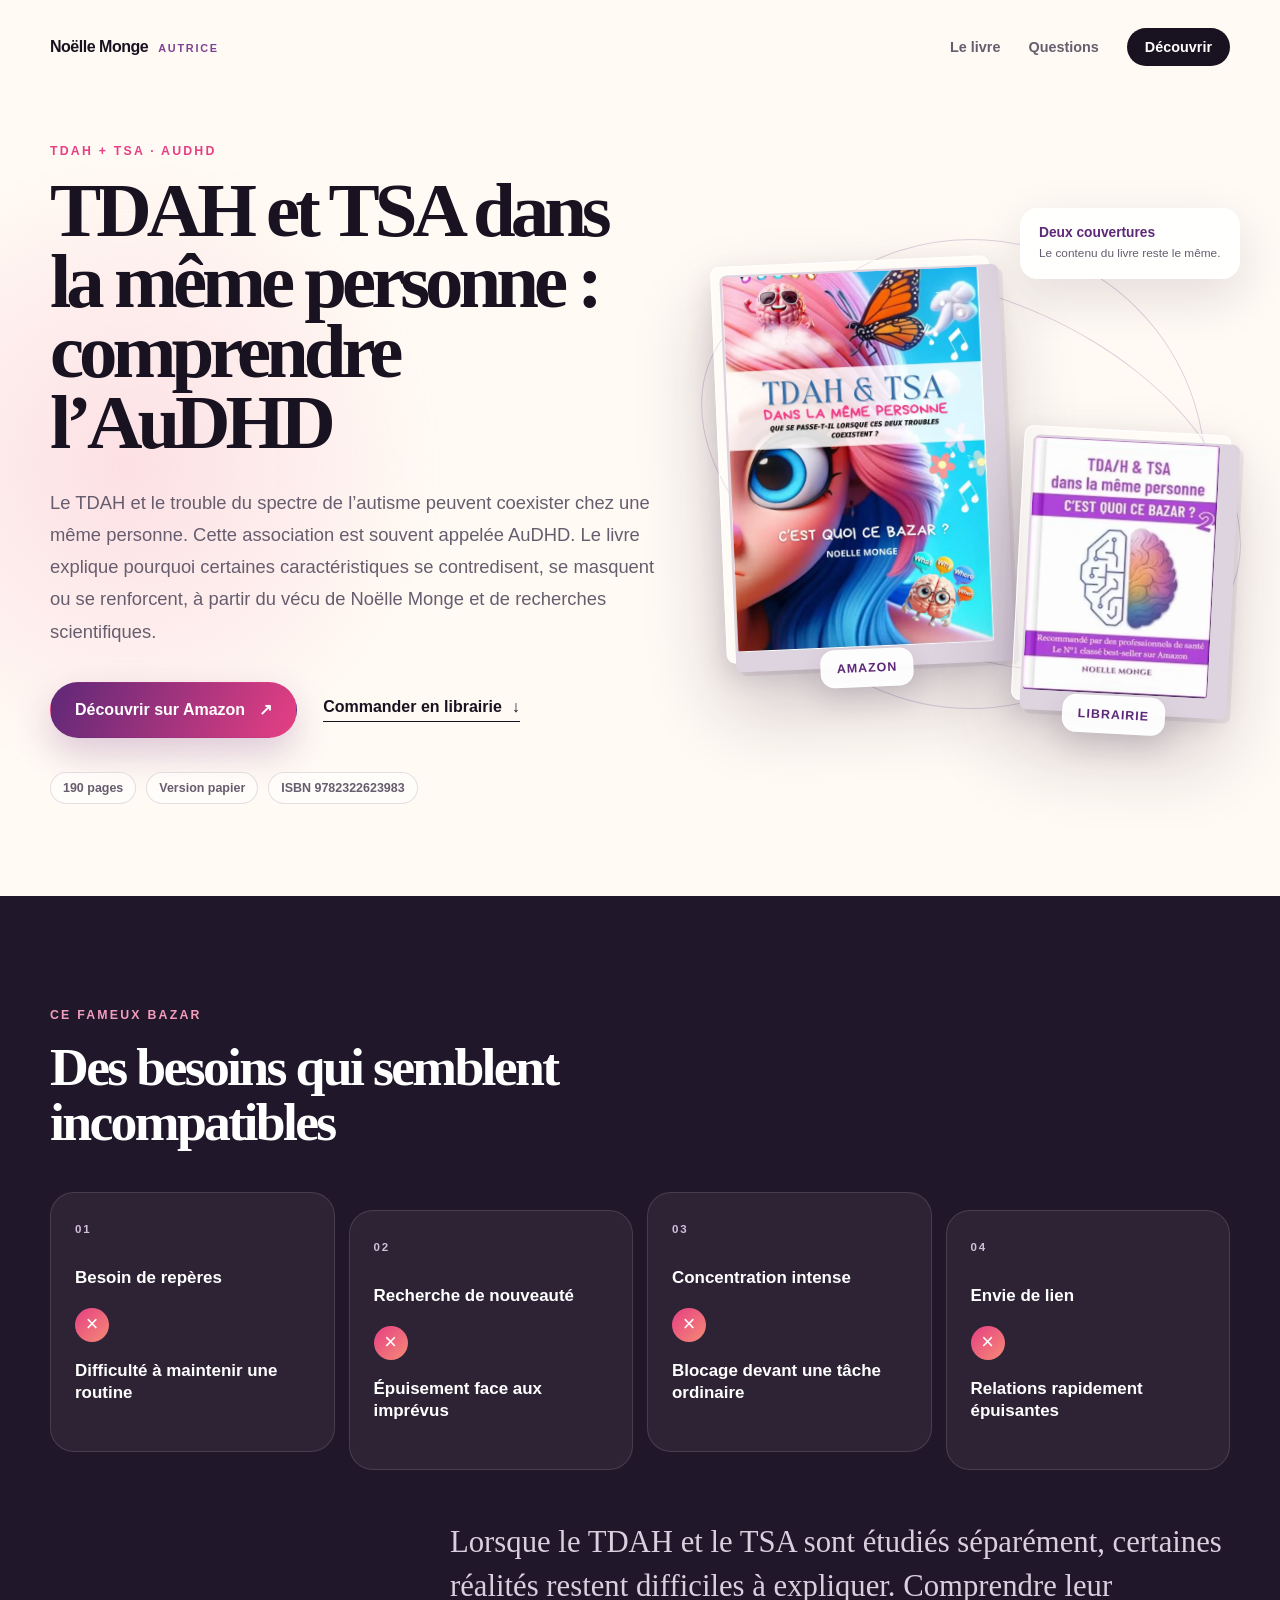
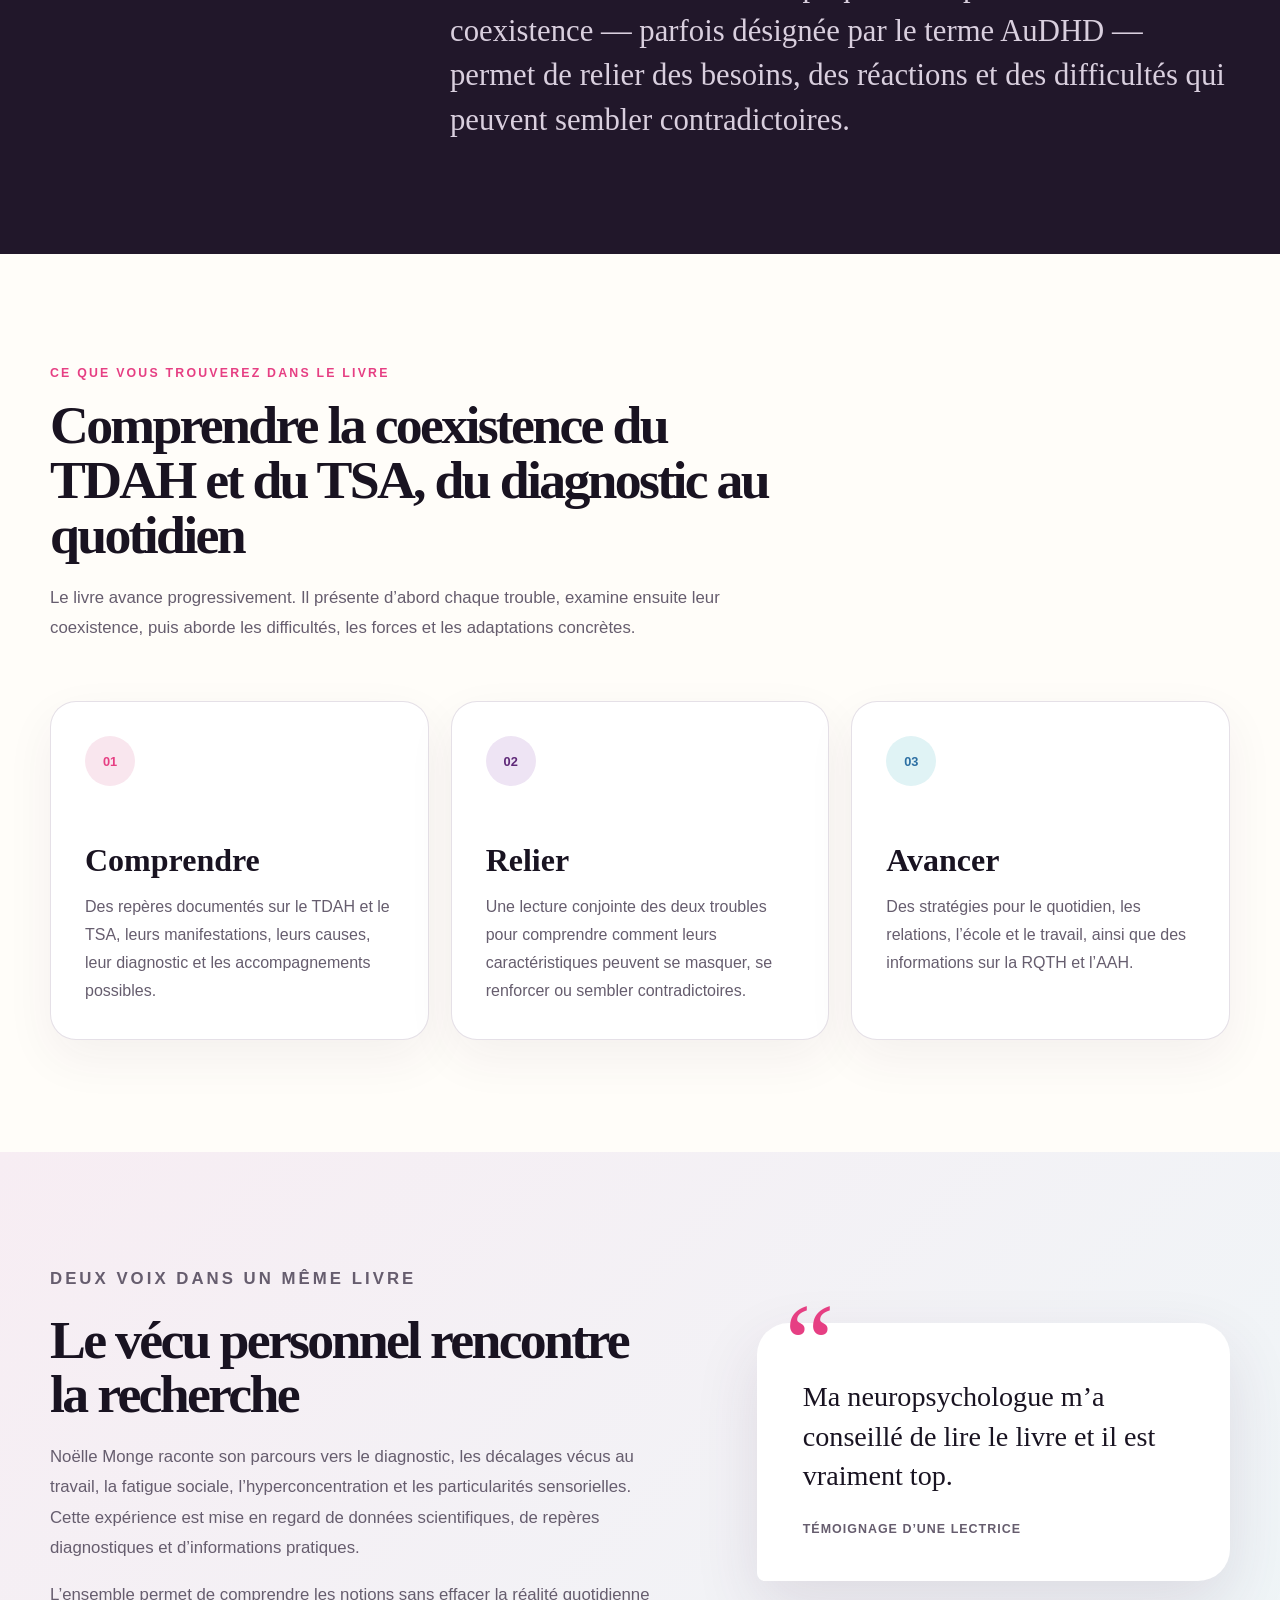
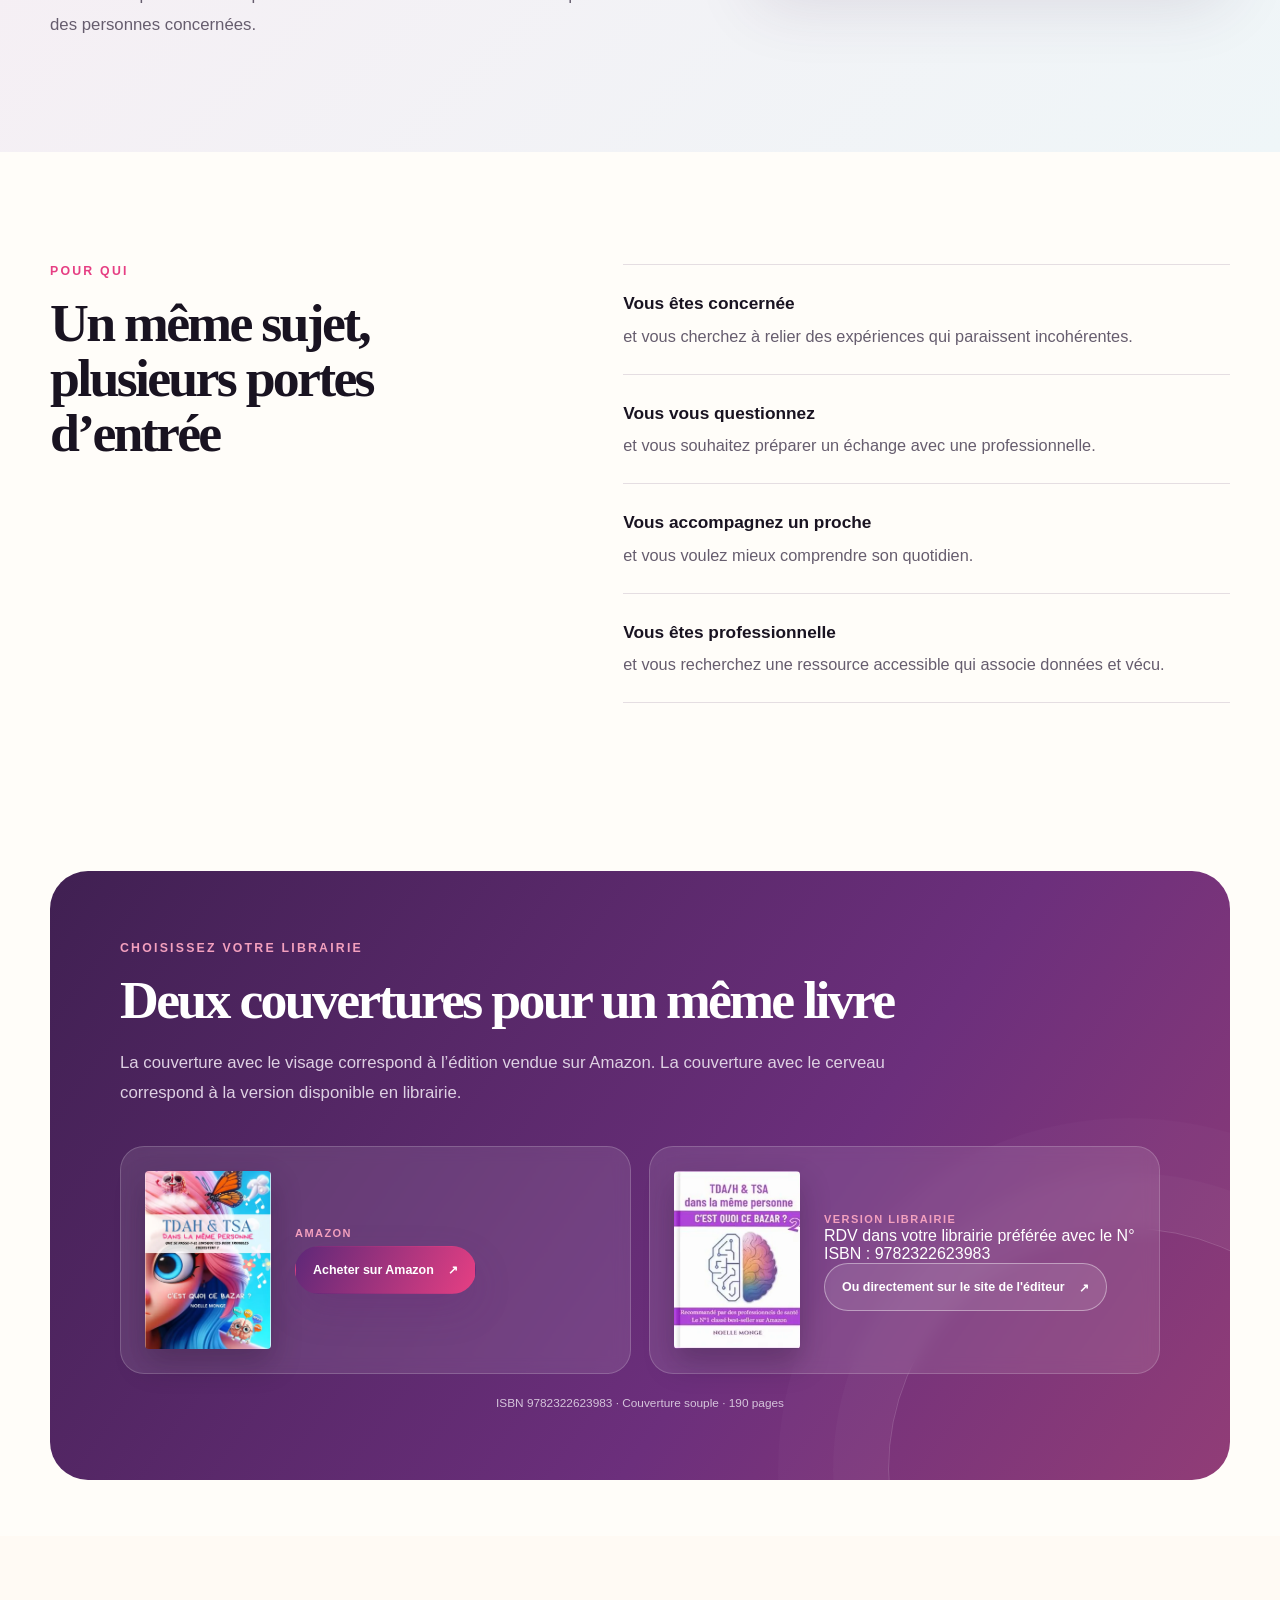
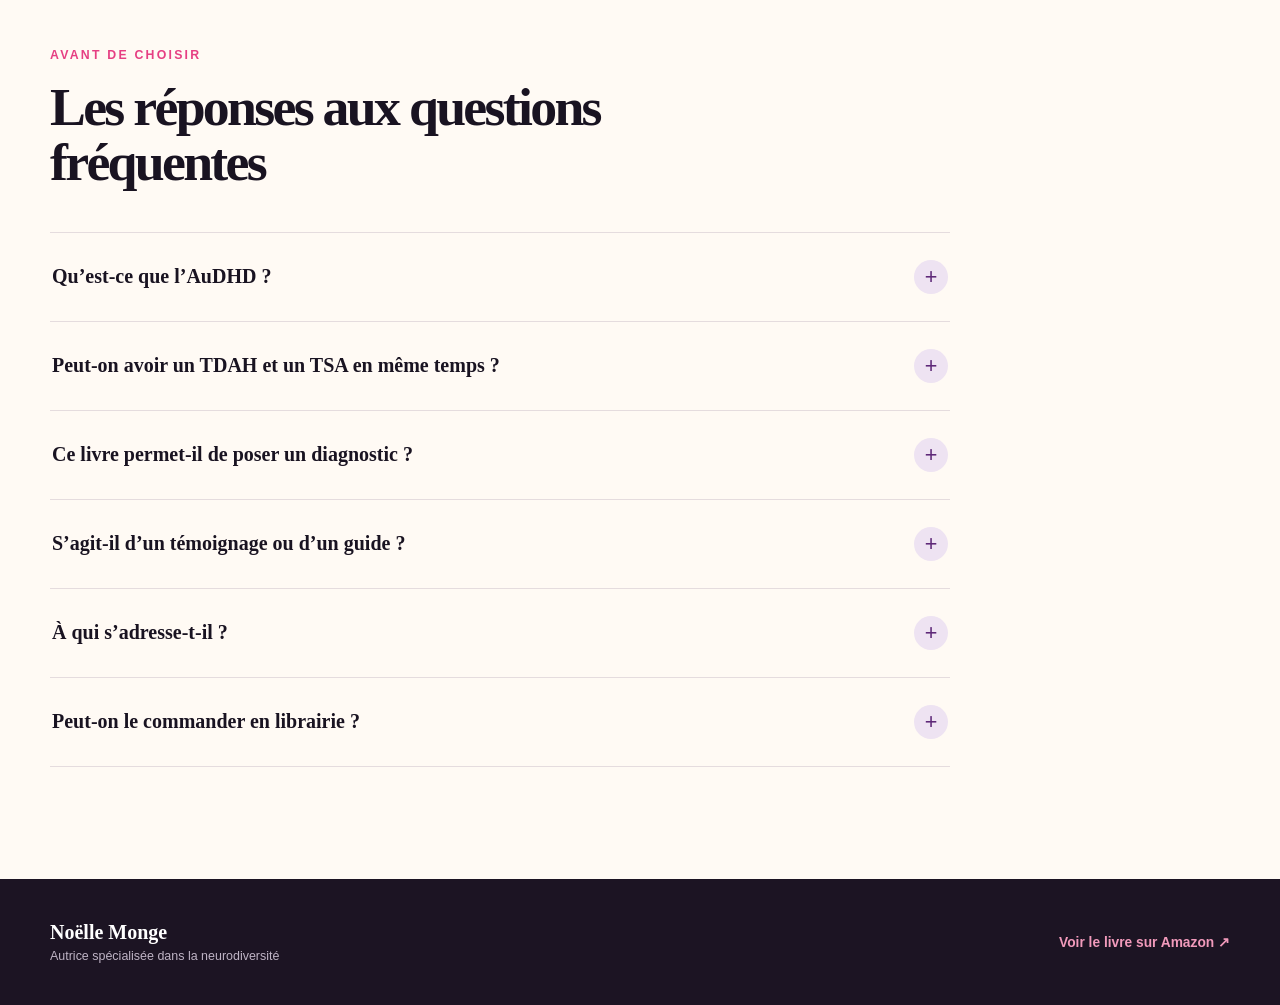
<file: index.html>
<!doctype html>
<html lang="fr">
  <head>
     <meta charset="utf-8">
    <meta name="viewport" content="width=device-width, initial-scale=1">
    <title>TDAH et TSA dans la même personne : comprendre l’AuDHD | Noëlle Monge</title>
    <meta name="description" content="TDAH et TSA dans la même personne : comprendre l’AuDHD, les signes qui se masquent ou se renforcent, le diagnostic et les stratégies du quotidien.">
    <meta name="robots" content="index,follow,max-image-preview:large,max-snippet:-1,max-video-preview:-1">
    <meta name="author" content="Noëlle Monge">
    <link rel="canonical" href="https://noelle-monge.fr/audhd-tdah-et-tsa-dans-la-meme-personne/">
    <link rel="alternate" hreflang="fr" href="https://noelle-monge.fr/audhd-tdah-et-tsa-dans-la-meme-personne/">
    <link rel="preload" as="image" href="assets/tdah-tsa-amazon.webp" type="image/webp" fetchpriority="high">
    <link rel="icon" href="favicon.ico" sizes="any">
    <link rel="icon" type="image/png" sizes="512x512" href="favicon-512.png">
    <link rel="apple-touch-icon" sizes="180x180" href="apple-touch-icon.png">
    <meta property="og:title" content="TDAH et TSA dans la même personne : comprendre l’AuDHD">
    <meta property="og:description" content="Comprendre la coexistence du TDAH et du TSA, souvent appelée AuDHD : diagnostic, quotidien, besoins contradictoires et stratégies d’adaptation.">
    <meta property="og:type" content="book">
    <meta property="og:locale" content="fr_FR">
    <meta property="og:site_name" content="Noëlle Monge">
    <meta property="og:url" content="https://noelle-monge.fr/audhd-tdah-et-tsa-dans-la-meme-personne/">
    <meta property="og:image" content="https://noelle-monge.fr/audhd-tdah-et-tsa-dans-la-meme-personne/assets/tdah-tsa-amazon.webp">
    <meta property="og:image:type" content="image/webp">
    <meta property="og:image:width" content="544">
    <meta property="og:image:height" content="794">
    <meta property="og:image:alt" content="Couverture du livre TDAH et TSA dans la même personne de Noëlle Monge">
    <meta name="twitter:card" content="summary_large_image">
    <meta name="twitter:title" content="TDAH et TSA dans la même personne : comprendre l’AuDHD">
    <meta name="twitter:description" content="Comprendre la coexistence du TDAH et du TSA, le diagnostic et les réalités du quotidien.">
    <meta name="twitter:image" content="https://noelle-monge.fr/audhd-tdah-et-tsa-dans-la-meme-personne/assets/tdah-tsa-amazon.webp">
    <link rel="stylesheet" href="style.css">
    <script type="application/ld+json">
      {
        "@context": "https://schema.org",
        "@graph": [
          {
            "@type": "WebPage",
            "@id": "https://noelle-monge.fr/audhd-tdah-et-tsa-dans-la-meme-personne/#webpage",
            "url": "https://noelle-monge.fr/audhd-tdah-et-tsa-dans-la-meme-personne/",
            "name": "TDAH et TSA dans la même personne : comprendre l’AuDHD",
            "description": "Comprendre la coexistence du TDAH et du TSA, souvent appelée AuDHD, à travers le diagnostic, le quotidien, les besoins contradictoires et les stratégies d’adaptation.",
            "inLanguage": "fr-FR",
            "mainEntity": {
              "@id": "https://noelle-monge.fr/audhd-tdah-et-tsa-dans-la-meme-personne/#book"
            },
            "about": [
              { "@type": "Thing", "name": "TDAH" },
              { "@type": "Thing", "name": "Trouble du spectre de l’autisme" },
              { "@type": "Thing", "name": "AuDHD" }
            ],
            "author": {
              "@id": "https://noelle-monge.fr/#noelle-monge"
            },
            "dateModified": "2026-09-23"
          },
          {
            "@type": "Person",
            "@id": "https://noelle-monge.fr/#noelle-monge",
            "name": "Noëlle Monge",
            "url": "https://noelle-monge.fr/",
            "jobTitle": "Autrice spécialisée dans la neurodiversité"
          },
          {
            "@type": "Book",
            "@id": "https://noelle-monge.fr/audhd-tdah-et-tsa-dans-la-meme-personne/#book",
            "name": "TDA/H et TSA dans la même personne — C’est quoi ce bazar ?",
            "author": {
              "@id": "https://noelle-monge.fr/#noelle-monge"
            },
            "isbn": "9782322623983",
            "numberOfPages": 190,
            "inLanguage": "fr-FR",
            "bookFormat": "https://schema.org/Paperback",
            "publisher": {
              "@type": "Organization",
              "name": "BoD - Books on Demand"
            },
            "description": "Un livre consacré à la coexistence du TDAH et du TSA chez une même personne, aux manifestations parfois contradictoires, au diagnostic et aux stratégies d’adaptation du quotidien.",
            "image": [
              "https://noelle-monge.fr/audhd-tdah-et-tsa-dans-la-meme-personne/assets/tdah-tsa-amazon.webp",
              "https://noelle-monge.fr/audhd-tdah-et-tsa-dans-la-meme-personne/assets/tdah-tsa-librairie.webp"
            ],
            "url": "https://noelle-monge.fr/audhd-tdah-et-tsa-dans-la-meme-personne/",
            "mainEntityOfPage": {
              "@id": "https://noelle-monge.fr/audhd-tdah-et-tsa-dans-la-meme-personne/#webpage"
            }
          },
          {
            "@type": "FAQPage",
            "@id": "https://noelle-monge.fr/audhd-tdah-et-tsa-dans-la-meme-personne/#faq",
            "mainEntity": [
              {
                "@type": "Question",
                "name": "Qu’est-ce que l’AuDHD ?",
                "acceptedAnswer": {
                  "@type": "Answer",
                  "text": "AuDHD est un terme utilisé pour désigner la coexistence de l’autisme et du TDAH chez une même personne. Il ne correspond pas à un troisième diagnostic distinct."
                }
              },
              {
                "@type": "Question",
                "name": "Peut-on avoir un TDAH et un TSA en même temps ?",
                "acceptedAnswer": {
                  "@type": "Answer",
                  "text": "Oui. Le TDAH et le trouble du spectre de l’autisme peuvent coexister chez une même personne. Leur interaction peut rendre certaines manifestations moins évidentes ou apparemment contradictoires."
                }
              },
              {
                "@type": "Question",
                "name": "Ce livre permet-il de poser un diagnostic ?",
                "acceptedAnswer": {
                  "@type": "Answer",
                  "text": "Non. Le diagnostic relève de professionnelles de santé formées. Le livre apporte des connaissances, des repères et des questions à explorer au cours d’un accompagnement."
                }
              },
              {
                "@type": "Question",
                "name": "S’agit-il d’un témoignage ou d’un guide ?",
                "acceptedAnswer": {
                  "@type": "Answer",
                  "text": "Les deux approches se répondent. Noëlle Monge raconte son parcours et son quotidien tout en s’appuyant sur des recherches scientifiques et des informations pratiques."
                }
              },
              {
                "@type": "Question",
                "name": "À qui s’adresse-t-il ?",
                "acceptedAnswer": {
                  "@type": "Answer",
                  "text": "Aux personnes directement concernées, à celles qui se questionnent, à leurs proches et aux professionnelles qui souhaitent mieux comprendre la coexistence du TDAH et du TSA."
                }
              },
              {
                "@type": "Question",
                "name": "Peut-on le commander en librairie ?",
                "acceptedAnswer": {
                  "@type": "Answer",
                  "text": "Oui. La version papier peut être commandée avec l’ISBN 9782322623983. Elle est également disponible sur Amazon."
                }
              }
            ]
          }
        ]
      }
    </script>
  </head>
  <body>
    <main>
      <header class="site-header">
        <a class="wordmark" href="#haut" aria-label="Retour en haut de la page">
          <span>Noëlle Monge</span>
          <small>Autrice</small>
        </a>
        <nav aria-label="Navigation principale">
          <a href="#contenu">Le livre</a>
          <a href="#questions">Questions</a>
          <a class="nav-cta" href="https://www.amazon.fr/dp/B0DBQYP2VZ" target="_blank" rel="noopener noreferrer">Découvrir</a>
        </nav>
      </header>

      <section class="hero" id="haut">
        <div class="hero-copy">
          <p class="eyebrow">TDAH + TSA · AuDHD</p>
          <h1>TDAH et TSA dans la même personne : comprendre l’AuDHD</h1>
          <p class="hero-intro">Le TDAH et le trouble du spectre de l’autisme peuvent coexister chez une même personne. Cette association est souvent appelée AuDHD. Le livre explique pourquoi certaines caractéristiques se contredisent, se masquent ou se renforcent, à partir du vécu de Noëlle Monge et de recherches scientifiques.</p>
          <div class="hero-actions">
            <a class="button button-primary" href="https://www.amazon.fr/dp/B0DBQYP2VZ" target="_blank" rel="noopener noreferrer">Découvrir sur Amazon <span aria-hidden="true">↗</span></a>
            <a class="text-link" href="#librairie">Commander en librairie <span aria-hidden="true">↓</span></a>
          </div>
          <div class="book-facts" aria-label="Informations sur le livre">
            <span>190 pages</span>
            <span>Version papier</span>
            <span>ISBN 9782322623983</span>
          </div>
        </div>

        <div class="hero-visual" aria-label="Les deux couvertures du livre">
          <div class="orbit orbit-one"></div>
          <div class="orbit orbit-two"></div>
          <div class="covers-showcase">
            <figure class="edition-cover edition-amazon">
              <div class="cover-wrap">
                <img src="assets/tdah-tsa-amazon.webp" 
                     alt="Couverture Amazon du livre TDAH et TSA dans la même personne de Noëlle Monge" 
                     width="544" height="794" fetchpriority="high" decoding="async">
              </div>
              <figcaption><strong>Amazon</strong></figcaption>
            </figure>
            <figure class="edition-cover edition-bookstore">
              <div class="cover-wrap">
                <img src="assets/tdah-tsa-librairie.webp" 
                     alt="Couverture librairie du livre TDAH et TSA dans la même personne de Noëlle Monge" 
                     width="412" height="563" decoding="async">
              </div>
              <figcaption><strong>Librairie</strong></figcaption>
            </figure>
          </div>
          <div class="proof-card"><strong>Deux couvertures</strong><span>Le contenu du livre reste le même.</span></div>
        </div>
      </section>

      <section class="recognition" aria-labelledby="recognition-title">
        <div class="section-heading compact">
          <p class="eyebrow">Ce fameux bazar</p>
          <h2 id="recognition-title">Des besoins qui semblent incompatibles</h2>
        </div>
        <div class="contradiction-grid">
          <article class="contradiction"><span class="contradiction-index">01</span><p>Besoin de repères</p><div class="versus" aria-hidden="true">×</div><p>Difficulté à maintenir une routine</p></article>
          <article class="contradiction"><span class="contradiction-index">02</span><p>Recherche de nouveauté</p><div class="versus" aria-hidden="true">×</div><p>Épuisement face aux imprévus</p></article>
          <article class="contradiction"><span class="contradiction-index">03</span><p>Concentration intense</p><div class="versus" aria-hidden="true">×</div><p>Blocage devant une tâche ordinaire</p></article>
          <article class="contradiction"><span class="contradiction-index">04</span><p>Envie de lien</p><div class="versus" aria-hidden="true">×</div><p>Relations rapidement épuisantes</p></article>
        </div>
        <p class="recognition-note">Lorsque le TDAH et le TSA sont étudiés séparément, certaines réalités restent difficiles à expliquer. Comprendre leur coexistence — parfois désignée par le terme AuDHD — permet de relier des besoins, des réactions et des difficultés qui peuvent sembler contradictoires.</p>
      </section>

      <section class="book-content" id="contenu">
        <div class="section-heading">
          <p class="eyebrow">Ce que vous trouverez dans le livre</p>
          <h2>Comprendre la coexistence du TDAH et du TSA, du diagnostic au quotidien</h2>
          <p>Le livre avance progressivement. Il présente d’abord chaque trouble, examine ensuite leur coexistence, puis aborde les difficultés, les forces et les adaptations concrètes.</p>
        </div>
        <div class="chapter-grid">
          <article class="chapter"><span>01</span><h3>Comprendre</h3><p>Des repères documentés sur le TDAH et le TSA, leurs manifestations, leurs causes, leur diagnostic et les accompagnements possibles.</p></article>
          <article class="chapter"><span>02</span><h3>Relier</h3><p>Une lecture conjointe des deux troubles pour comprendre comment leurs caractéristiques peuvent se masquer, se renforcer ou sembler contradictoires.</p></article>
          <article class="chapter"><span>03</span><h3>Avancer</h3><p>Des stratégies pour le quotidien, les relations, l’école et le travail, ainsi que des informations sur la RQTH et l’AAH.</p></article>
        </div>
      </section>

      <section class="two-voices">
        <div class="voices-copy">
          <p class="eyebrow">Deux voix dans un même livre</p>
          <h2>Le vécu personnel rencontre la recherche</h2>
          <p>Noëlle Monge raconte son parcours vers le diagnostic, les décalages vécus au travail, la fatigue sociale, l’hyperconcentration et les particularités sensorielles. Cette expérience est mise en regard de données scientifiques, de repères diagnostiques et d’informations pratiques.</p>
          <p>L’ensemble permet de comprendre les notions sans effacer la réalité quotidienne des personnes concernées.</p>
        </div>
        <blockquote>
          <span aria-hidden="true">“</span>
          <p>Ma neuropsychologue m’a conseillé de lire le livre et il est vraiment top.</p>
          <cite>Témoignage d’une lectrice</cite>
        </blockquote>
      </section>

      <section class="audience">
        <div class="audience-label"><p class="eyebrow">Pour qui</p><h2>Un même sujet, plusieurs portes d’entrée</h2></div>
        <div class="audience-list">
          <p><strong>Vous êtes concernée</strong> et vous cherchez à relier des expériences qui paraissent incohérentes.</p>
          <p><strong>Vous vous questionnez</strong> et vous souhaitez préparer un échange avec une professionnelle.</p>
          <p><strong>Vous accompagnez un proche</strong> et vous voulez mieux comprendre son quotidien.</p>
          <p><strong>Vous êtes professionnelle</strong> et vous recherchez une ressource accessible qui associe données et vécu.</p>
        </div>
      </section>

      <section class="purchase" id="librairie">
        <div class="purchase-card">
          <div class="purchase-intro">
            <p class="eyebrow">Choisissez votre librairie</p>
            <h2>Deux couvertures pour un même livre</h2>
            <p>La couverture avec le visage correspond à l’édition vendue sur Amazon. La couverture avec le cerveau correspond à la version disponible en librairie.</p>
          </div>
          <div class="edition-choices">
            <article class="edition-choice">
              <img src="assets/tdah-tsa-amazon.webp" alt="Couverture Amazon du livre TDAH et TSA dans la même personne" width="544" height="794" loading="lazy" decoding="async">
              <div>
                <p class="edition-platform">Amazon</p>
                <a class="button button-primary" href="https://www.amazon.fr/dp/B0DBQYP2VZ" 
                   target="_blank" rel="noopener noreferrer">Acheter sur Amazon 
                  <span aria-hidden="true">↗</span>
                </a>
              </div>
            </article>
            <article class="edition-choice">
              <img src="assets/tdah-tsa-librairie.webp" alt="Couverture librairie du livre TDAH et TSA dans la même personne" 
                   width="412" height="563" loading="lazy" decoding="async">
              <div>
                <span class="edition-platform">
                Version librairie</span>
                <br/>
                RDV dans votre librairie préférée avec le N° ISBN : 9782322623983<span aria-hidden="true">
                </span>
                <br/>
                <a class="button button-secondary" 
                   href="https://librairie.bod.fr/tdah-et-tsa-dans-la-meme-personne-noelle-monge-9782322623983" 
                   target="_blank" rel="noopener noreferrer">
                	Ou directement sur le site de l'éditeur 
                  <span aria-hidden="true">↗</span>
                </a>
              </div>
            </article>
          </div>
          <p class="purchase-meta">ISBN 9782322623983 · Couverture souple · 190 pages</p>
        </div>
      </section>

      <section class="faq" id="questions">
        <div class="section-heading compact"><p class="eyebrow">Avant de choisir</p><h2>Les réponses aux questions fréquentes</h2></div>
        <div class="faq-list">
          <details><summary>Qu’est-ce que l’AuDHD ?</summary><p>AuDHD est un terme utilisé pour désigner la coexistence de l’autisme et du TDAH chez une même personne. Il ne correspond pas à un troisième diagnostic distinct. <a class="text-link" href="https://noelle-monge.fr/audhd/">Comprendre l’AuDHD en détail</a>.</p></details>
          <details><summary>Peut-on avoir un TDAH et un TSA en même temps ?</summary><p>Oui. Le TDAH et le trouble du spectre de l’autisme peuvent coexister chez une même personne. Leur interaction peut rendre certaines manifestations moins évidentes ou apparemment contradictoires.</p></details>
          <details><summary>Ce livre permet-il de poser un diagnostic ?</summary><p>Le diagnostic relève de professionnelles de santé formées. Le livre apporte des connaissances, des repères et des questions à explorer au cours d’un accompagnement.</p></details>
          <details><summary>S’agit-il d’un témoignage ou d’un guide ?</summary><p>Les deux approches se répondent. Noëlle Monge raconte son parcours et son quotidien tout en s’appuyant sur des recherches scientifiques et des informations pratiques.</p></details>
          <details><summary>À qui s’adresse-t-il ?</summary><p>Aux personnes directement concernées, à celles qui se questionnent, à leurs proches et aux professionnelles qui souhaitent mieux comprendre la coexistence du TDAH et du TSA.</p></details>
          <details><summary>Peut-on le commander en librairie ?</summary><p>Oui. La version papier peut être commandée avec l’ISBN 9782322623983. Elle est également disponible sur Amazon.</p></details>
        </div>
      </section>

      <footer>
        <div><strong><a href="https://noelle-monge.fr/">Noëlle Monge</a></strong><p>Autrice spécialisée dans la neurodiversité</p></div>
        <a href="https://www.amazon.fr/dp/B0DBQYP2VZ" target="_blank" rel="noopener noreferrer">
          Voir le livre sur Amazon ↗
        </a>
      </footer>

      <a class="mobile-buy" href="https://www.amazon.fr/dp/B0DBQYP2VZ" 
         target="_blank" rel="noopener noreferrer">
        Découvrir le livre <span aria-hidden="true">↗</span>
      </a>
    </main>
  </body>
</html>
</file>
<file: style.css>
:root {
  --font-sans: Arial, Helvetica, sans-serif;
  --font-display: Georgia, "Times New Roman", serif;
  --paper: #fffaf4;
  --ink: #191321;
  --muted: #665d6e;
  --plum: #5e2878;
  --violet: #7f4193;
  --pink: #e63f83;
  --coral: #f58b75;
  --blue: #2c6fa3;
  --line: rgba(70, 38, 88, 0.14);
}

* { box-sizing: border-box; }
html { scroll-behavior: smooth; }
body {
  margin: 0;
  background: var(--paper);
  color: var(--ink);
  font-family: var(--font-sans);
}
a { color: inherit; text-decoration: none; }

.site-header {
  position: relative;
  z-index: 20;
  display: flex;
  align-items: center;
  justify-content: space-between;
  width: min(1180px, calc(100% - 48px));
  margin: 0 auto;
  padding: 28px 0;
}
.wordmark { display: flex; align-items: baseline; gap: 10px; font-weight: 850; letter-spacing: -0.03em; }
.wordmark small { color: var(--violet); font-size: .68rem; font-weight: 800; letter-spacing: .16em; text-transform: uppercase; }
nav { display: flex; align-items: center; gap: 28px; color: var(--muted); font-size: .9rem; font-weight: 700; }
nav a:hover { color: var(--plum); }
.nav-cta { padding: 11px 18px; border-radius: 999px; background: var(--ink); color: white; }
nav .nav-cta:hover { color: white; background: var(--plum); }

.hero {
  position: relative;
  display: grid;
  grid-template-columns: minmax(0, 1.08fr) minmax(390px, .92fr);
  align-items: center;
  gap: 56px;
  min-height: 720px;
  width: min(1180px, calc(100% - 48px));
  margin: 0 auto;
  padding: 50px 0 92px;
}
.hero::before {
  content: "";
  position: absolute;
  top: 5%;
  left: -20vw;
  z-index: -1;
  width: 52vw;
  height: 52vw;
  border-radius: 50%;
  background: radial-gradient(circle, rgba(246, 168, 195, .32), transparent 66%);
  filter: blur(8px);
}
.eyebrow { margin: 0 0 18px; color: var(--pink); font-size: .77rem; font-weight: 850; letter-spacing: .18em; text-transform: uppercase; }
h1, h2, h3, p { margin-top: 0; }
h1 {
  max-width: 760px;
  margin-bottom: 28px;
  font-family: var(--font-display);
  font-size: clamp(3.5rem, 6vw, 6.7rem);
  font-weight: 650;
  letter-spacing: -.065em;
  line-height: .92;
}
.hero-intro { max-width: 660px; margin-bottom: 34px; color: var(--muted); font-size: 1.15rem; line-height: 1.75; }
.hero-actions { display: flex; align-items: center; gap: 26px; }
.button {
  display: inline-flex;
  align-items: center;
  justify-content: center;
  gap: 14px;
  min-height: 56px;
  padding: 0 24px;
  border: 1px solid transparent;
  border-radius: 999px;
  font-weight: 800;
  transition: transform 180ms ease, box-shadow 180ms ease, background 180ms ease;
}
.button:hover { transform: translateY(-2px); }
.button-primary { background: linear-gradient(115deg, var(--plum), var(--pink)); color: white; box-shadow: 0 16px 36px rgba(103, 38, 119, .22); }
.button-primary:hover { box-shadow: 0 20px 42px rgba(103, 38, 119, .3); }
.button-secondary { border-color: rgba(255, 255, 255, .4); background: rgba(255, 255, 255, .1); color: white; }
.button-secondary:hover { background: rgba(255, 255, 255, .18); }
.text-link { display: inline-flex; align-items: center; gap: 10px; padding-bottom: 5px; border-bottom: 1px solid var(--ink); font-weight: 800; }
.book-facts { display: flex; flex-wrap: wrap; gap: 10px; margin-top: 34px; }
.book-facts span { padding: 8px 12px; border: 1px solid var(--line); border-radius: 999px; background: rgba(255, 255, 255, .52); color: var(--muted); font-size: .78rem; font-weight: 750; }

.hero-visual { position: relative; display: flex; align-items: center; justify-content: center; min-height: 660px; }
.covers-showcase { position: relative; z-index: 3; display: flex; align-items: flex-end; justify-content: center; gap: 18px; width: 100%; }
.edition-cover { position: relative; margin: 0; }
.edition-cover .cover-wrap { transform: none; }
.edition-cover figcaption { position: relative; z-index: 5; width: max-content; margin: -9px auto 0; padding: 11px 15px; border: 1px solid rgba(255, 255, 255, .92); border-radius: 14px; background: rgba(255, 255, 255, .94); box-shadow: 0 12px 28px rgba(49, 26, 58, .14); text-align: center; }
.edition-cover figcaption strong, .edition-cover figcaption span { display: block; }
.edition-cover figcaption strong { color: var(--plum); font-size: .78rem; letter-spacing: .08em; text-transform: uppercase; }
.edition-cover figcaption span { margin-top: 3px; color: var(--muted); font-size: .68rem; font-weight: 700; }
.edition-amazon { width: 54%; transform: rotate(-2.5deg); }
.edition-bookstore { width: 40%; transform: translateY(46px) rotate(3deg); }
.cover-wrap {
  position: relative;
  z-index: 3;
  padding: 10px;
  border: 1px solid rgba(255, 255, 255, .9);
  border-radius: 9px;
  background: rgba(255, 255, 255, .38);
  box-shadow: 0 44px 80px rgba(47, 23, 60, .24), 0 12px 28px rgba(47, 23, 60, .14);
}
.cover-wrap::after { content: ""; position: absolute; inset: 8px -10px -10px 8px; z-index: -1; border-radius: 7px; background: #ded4df; box-shadow: 4px 4px 0 rgba(72, 43, 83, .08); }
.cover-wrap img { display: block; width: 100%; height: auto; border-radius: 4px; }
.orbit { position: absolute; border: 1px solid rgba(98, 45, 127, .2); border-radius: 50%; transform: rotate(-18deg); }
.orbit::after { content: ""; position: absolute; width: 15px; height: 15px; border-radius: 50%; background: var(--coral); box-shadow: 0 0 0 8px rgba(245, 139, 117, .14); }
.orbit-one { width: 470px; height: 470px; }
.orbit-one::after { top: 42px; left: 80px; }
.orbit-two { width: 570px; height: 350px; transform: rotate(24deg); }
.orbit-two::after { right: 38px; bottom: 68px; background: #52b7cb; }
.proof-card { position: absolute; top: 64px; right: -10px; z-index: 4; width: 220px; padding: 16px 18px; border: 1px solid rgba(255, 255, 255, .9); border-radius: 18px; background: rgba(255, 255, 255, .88); box-shadow: 0 18px 50px rgba(49, 26, 58, .13); backdrop-filter: blur(12px); }
.proof-card strong, .proof-card span { display: block; }
.proof-card strong { margin-bottom: 5px; color: var(--plum); font-size: .86rem; }
.proof-card span { color: var(--muted); font-size: .74rem; line-height: 1.45; }

.recognition, .book-content, .two-voices, .audience, .purchase, .faq { padding: 112px max(24px, calc((100vw - 1180px) / 2)); }
.recognition { overflow: hidden; background: #21172a; color: white; }
.section-heading { max-width: 760px; margin-bottom: 58px; }
.section-heading.compact { margin-bottom: 42px; }
.section-heading h2, .voices-copy h2, .audience h2, .purchase h2 { margin-bottom: 20px; font-family: var(--font-display); font-size: clamp(2.4rem, 4.2vw, 4.6rem); font-weight: 650; letter-spacing: -.05em; line-height: 1.02; }
.section-heading > p:last-child, .voices-copy > p, .purchase-card > div > p:last-child { color: var(--muted); font-size: 1.05rem; line-height: 1.8; }
.recognition .eyebrow { color: #f39cbc; }
.contradiction-grid { display: grid; grid-template-columns: repeat(4, 1fr); gap: 14px; }
.contradiction { position: relative; min-height: 260px; padding: 30px 24px; border: 1px solid rgba(255, 255, 255, .12); border-radius: 24px; background: rgba(255, 255, 255, .055); }
.contradiction:nth-child(2n) { transform: translateY(18px); }
.contradiction-index { display: block; margin-bottom: 32px; color: #d2bddb; font-size: .72rem; font-weight: 800; letter-spacing: .16em; }
.contradiction p { margin-bottom: 0; font-size: 1.06rem; font-weight: 750; line-height: 1.35; }
.versus { width: 34px; height: 34px; margin: 18px 0; border-radius: 50%; background: linear-gradient(135deg, var(--pink), var(--coral)); color: white; font-size: 1.35rem; font-weight: 400; line-height: 31px; text-align: center; }
.recognition-note { max-width: 780px; margin: 68px 0 0 auto; color: #d9cfde; font-family: var(--font-display); font-size: clamp(1.35rem, 2.4vw, 2rem); line-height: 1.45; }

.book-content { background: #fffdf9; }
.chapter-grid { display: grid; grid-template-columns: repeat(3, 1fr); gap: 22px; }
.chapter { padding: 34px; border: 1px solid var(--line); border-radius: 26px; background: white; box-shadow: 0 18px 50px rgba(65, 39, 75, .06); }
.chapter > span { display: inline-flex; align-items: center; justify-content: center; width: 50px; height: 50px; margin-bottom: 56px; border-radius: 50%; background: #f9e6ee; color: var(--pink); font-size: .8rem; font-weight: 850; }
.chapter:nth-child(2) > span { background: #eee4f4; color: var(--plum); }
.chapter:nth-child(3) > span { background: #e0f3f5; color: var(--blue); }
.chapter h3 { margin-bottom: 14px; font-family: var(--font-display); font-size: 2rem; }
.chapter p { margin-bottom: 0; color: var(--muted); line-height: 1.75; }

.two-voices { display: grid; grid-template-columns: 1fr .78fr; align-items: center; gap: 100px; background: linear-gradient(135deg, #f7edf3, #eff6f8); }
.voices-copy > p:last-child { margin-bottom: 0; }
blockquote { position: relative; margin: 0; padding: 54px 46px 44px; border-radius: 32px 32px 32px 8px; background: white; box-shadow: 0 25px 65px rgba(72, 38, 83, .12); }
blockquote > span { position: absolute; top: -36px; left: 28px; color: var(--pink); font-family: Georgia, serif; font-size: 7rem; line-height: 1; }
blockquote p { margin-bottom: 24px; font-family: var(--font-display); font-size: clamp(1.45rem, 2.2vw, 2.15rem); line-height: 1.4; }
blockquote cite { color: var(--muted); font-size: .78rem; font-style: normal; font-weight: 800; letter-spacing: .08em; text-transform: uppercase; }

.audience { display: grid; grid-template-columns: .78fr 1fr; gap: 100px; background: #fffdf9; }
.audience-list p { margin: 0; padding: 24px 0; border-top: 1px solid var(--line); color: var(--muted); font-size: 1.02rem; line-height: 1.65; }
.audience-list p:last-child { border-bottom: 1px solid var(--line); }
.audience-list strong { display: block; margin-bottom: 5px; color: var(--ink); font-size: 1.08rem; }

.purchase { padding-top: 56px; padding-bottom: 56px; background: #fffdf9; }
.purchase-card { position: relative; overflow: hidden; padding: 70px; border-radius: 38px; background: linear-gradient(125deg, #402052, #6c2f7c 62%, #913d77); color: white; }
.purchase-card::after { content: ""; position: absolute; right: -140px; bottom: -230px; width: 480px; height: 480px; border: 1px solid rgba(255, 255, 255, .16); border-radius: 50%; box-shadow: 0 0 0 55px rgba(255, 255, 255, .025), 0 0 0 110px rgba(255, 255, 255, .018); }
.purchase-card .eyebrow { color: #f3a0be; }
.purchase-card > div > p:last-child { color: #ded0e3; }
.purchase-intro { position: relative; z-index: 2; max-width: 780px; margin-bottom: 38px; }
.edition-choices { position: relative; z-index: 2; display: grid; grid-template-columns: repeat(2, 1fr); gap: 18px; }
.edition-choice { display: grid; grid-template-columns: 126px 1fr; align-items: center; gap: 24px; min-width: 0; padding: 24px; border: 1px solid rgba(255, 255, 255, .18); border-radius: 24px; background: rgba(255, 255, 255, .1); backdrop-filter: blur(8px); }
.edition-choice img { display: block; width: 126px; height: 178px; border-radius: 4px; box-shadow: 0 14px 30px rgba(29, 12, 37, .28); object-fit: cover; }
.edition-choice .edition-platform { margin-bottom: 7px; color: #f3a0be; font-size: .69rem; font-weight: 850; letter-spacing: .13em; text-transform: uppercase; }
.edition-choice h3 { margin-bottom: 18px; font-family: var(--font-display); font-size: 1.5rem; line-height: 1.08; }
.edition-choice .button { min-height: 48px; padding: 0 17px; font-size: .78rem; }
.purchase-meta { position: relative; z-index: 2; margin: 22px 0 0; color: #d5c4db; font-size: .74rem; text-align: center; }

.faq { background: var(--paper); }
.faq-list { max-width: 900px; }
details { border-top: 1px solid var(--line); }
details:last-child { border-bottom: 1px solid var(--line); }
summary { display: flex; align-items: center; justify-content: space-between; gap: 24px; padding: 27px 2px; cursor: pointer; font-family: var(--font-display); font-size: 1.25rem; font-weight: 700; list-style: none; }
summary::-webkit-details-marker { display: none; }
summary::after { content: "+"; display: grid; flex: 0 0 auto; place-items: center; width: 34px; height: 34px; border-radius: 50%; background: #eee3f2; color: var(--plum); font-family: Arial, sans-serif; font-size: 1.35rem; font-weight: 400; }
details[open] summary::after { content: "−"; }
details p { max-width: 760px; padding: 0 54px 28px 2px; color: var(--muted); line-height: 1.75; }

footer { display: flex; align-items: center; justify-content: space-between; gap: 30px; padding: 42px max(24px, calc((100vw - 1180px) / 2)); background: #1c1423; color: white; }
footer strong { font-family: var(--font-display); font-size: 1.25rem; }
footer p { margin: 5px 0 0; color: #bfb4c5; font-size: .78rem; }
footer > a { color: #f19abb; font-size: .86rem; font-weight: 800; }
.mobile-buy { display: none; }

@media (max-width: 980px) {
  .hero { grid-template-columns: 1fr; gap: 20px; padding-top: 70px; }
  .hero-copy { position: relative; z-index: 5; }
  .hero-visual { min-height: 720px; }
  .covers-showcase { max-width: 620px; }
  .contradiction-grid { grid-template-columns: repeat(2, 1fr); }
  .two-voices, .audience { grid-template-columns: 1fr; gap: 52px; }
  .chapter-grid { grid-template-columns: 1fr; }
  .chapter > span { margin-bottom: 28px; }
  .edition-choices { grid-template-columns: 1fr; }
}

@media (max-width: 680px) {
  .site-header { width: min(100% - 32px, 1180px); padding: 20px 0; }
  nav a:not(.nav-cta) { display: none; }
  .nav-cta { padding: 9px 15px; font-size: .8rem; }
  .hero { width: min(100% - 36px, 1180px); min-height: auto; padding: 54px 0 68px; }
  h1 { font-size: clamp(3rem, 15.4vw, 4.7rem); }
  .hero-intro { font-size: 1rem; line-height: 1.65; }
  .hero-actions { align-items: flex-start; flex-direction: column; gap: 19px; }
  .hero-visual { min-height: 560px; }
  .covers-showcase { align-items: center; gap: 10px; }
  .edition-amazon { width: 53%; }
  .edition-bookstore { width: 42%; transform: translateY(28px) rotate(3deg); }
  .edition-cover figcaption { padding: 9px 10px; }
  .edition-cover figcaption span { display: none; }
  .orbit-one { width: 330px; height: 330px; }
  .orbit-two { width: 350px; height: 250px; }
  .proof-card { top: auto; right: 0; bottom: 0; width: 190px; }
  .recognition, .book-content, .two-voices, .audience, .purchase, .faq { padding: 78px 20px; }
  .contradiction-grid { grid-template-columns: 1fr; }
  .contradiction { min-height: 0; }
  .contradiction:nth-child(2n) { transform: none; }
  .recognition-note { margin-top: 44px; }
  .chapter { padding: 28px; }
  .two-voices { gap: 72px; }
  blockquote { padding: 48px 28px 34px; }
  .purchase { padding-top: 20px; padding-bottom: 20px; }
  .purchase-card { padding: 42px 26px; border-radius: 28px; }
  .edition-choice { grid-template-columns: 88px 1fr; gap: 17px; padding: 18px; }
  .edition-choice img { width: 88px; height: 126px; }
  .edition-choice h3 { font-size: 1.25rem; }
  .edition-choice .button { width: 100%; min-height: 44px; padding: 0 12px; font-size: .7rem; }
  footer { align-items: flex-start; flex-direction: column; padding-bottom: 100px; }
  .mobile-buy { position: fixed; right: 14px; bottom: 14px; left: 14px; z-index: 40; display: flex; align-items: center; justify-content: center; gap: 12px; min-height: 54px; border-radius: 999px; background: linear-gradient(115deg, var(--plum), var(--pink)); color: white; box-shadow: 0 14px 40px rgba(51, 22, 65, .3); font-weight: 850; }
}

@media (prefers-reduced-motion: reduce) {
  html { scroll-behavior: auto; }
  *, *::before, *::after { transition-duration: .01ms !important; }
}
</file>
